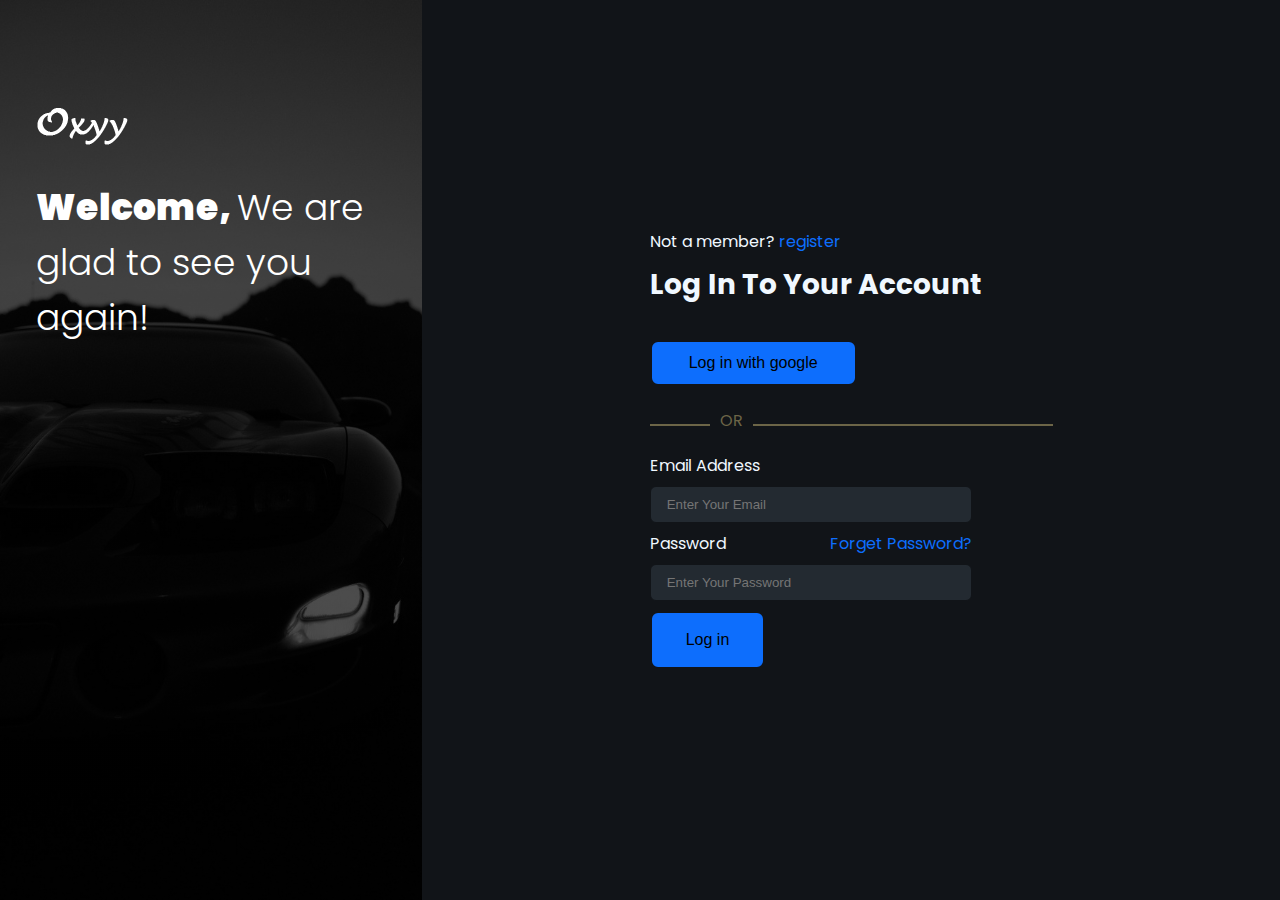
<file: index.html>
<!DOCTYPE html>
<html lang="en">
<head>
    <meta charset="UTF-8">
    <meta http-equiv="X-UA-Compatible" content="IE=edge">
    <meta name="viewport" content="width=device-width, initial-scale=1.0">
    <link rel="stylesheet" href="style.css">
    <link href="https://fonts.googleapis.com/css2?family=Poppins&display=swap" rel="stylesheet">

    <title>Login 1</title>
</head>
<body>
    <div class="container">
        <div class="hero-img">
            <div class="logo"><img src="img/logo-2-light.png"></div>
            <div class="text">
                <h1><span>Welcome, </span>We are <br>glad to see you again!</h1>
            </div>
        </div>
        <div class="right">
            <p class="p1">Not a member? <a href="#">register</a></p>
            <h3>Log In To Your Account</h3>
            <button class="button1">Log in with google</button>
            <div class="hr">
                <p class="p2"><hr class="hr1"> OR <hr class="hr2"></p>
            </div>
            <form>
                <label for="Email">Email Address</label>
                <input type="text" id="Email" placeholder="Enter Your Email">

                <label for="password">Password <a href="#">Forget Password?</a></label>
                <input type="password" id="password" placeholder="Enter Your Password">

                <button class="button2">Log in</button>
                
            </form>
        </div>
    </div>
</body>
</html>
</file>
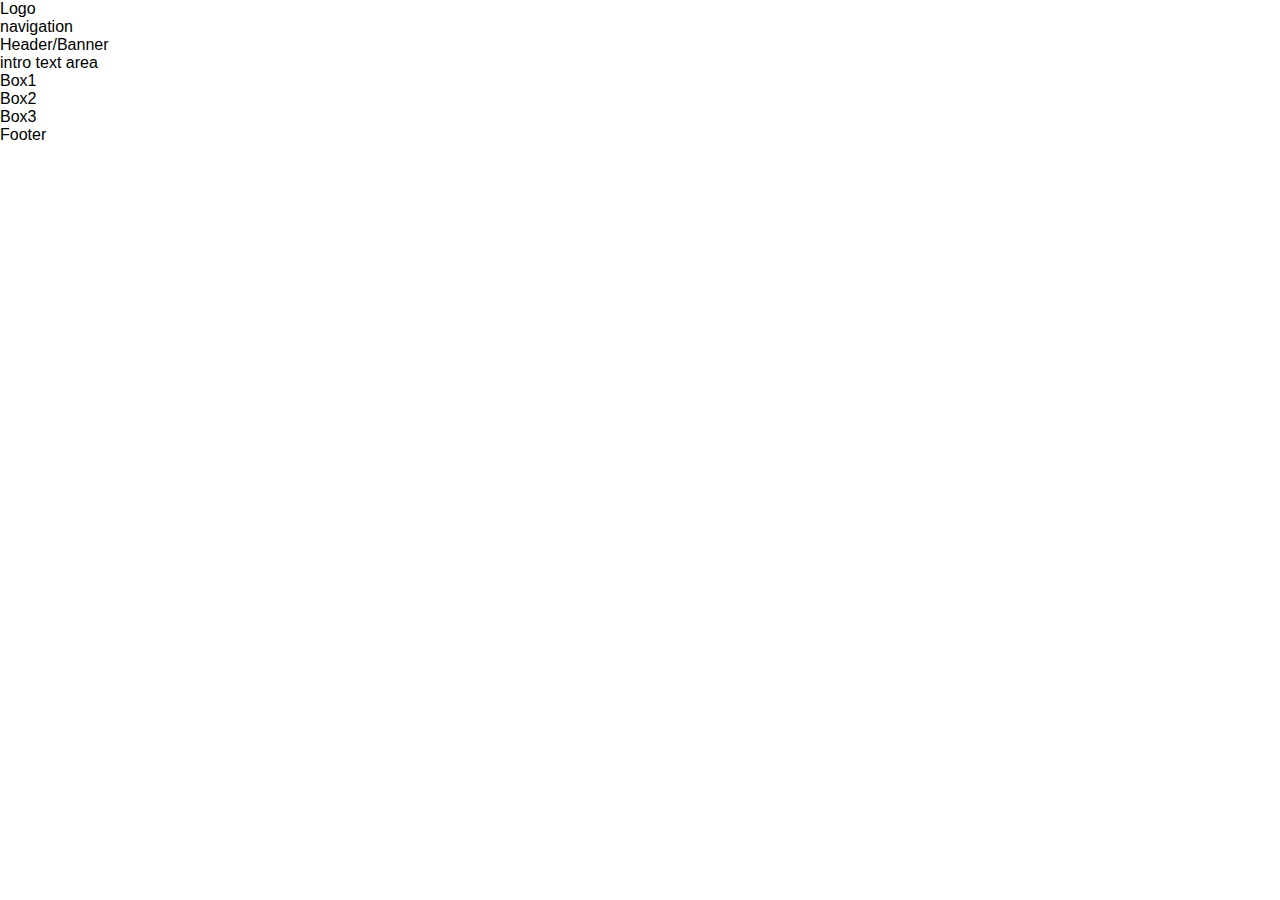
<file: layout1.html>
<!DOCTYPE html>
<html lang="en">
<head>
    <meta charset="UTF-8">
    <meta http-equiv="X-UA-Compatible" content="IE=edge">
    <meta name="viewport" content="width=device-width, initial-scale=1.0">
    <link href="style.css" rel="stylesheet">
    <title>layout css</title>
</head>
<body>

    <header>
        <div class="nav">
            <div>Logo</div>
            <nav>navigation</nav>
        </div>
        <div class="header">Header/Banner</div>
        <div class="intro">intro text area</div>
    </header>
    <section class="contant">
        <div class="box1">Box1</div>
        <div class="box1">Box2</div>
        <div class="box1">Box3</div>
    </section>
    <footer>Footer</footer>


</body>
</html>
</file>
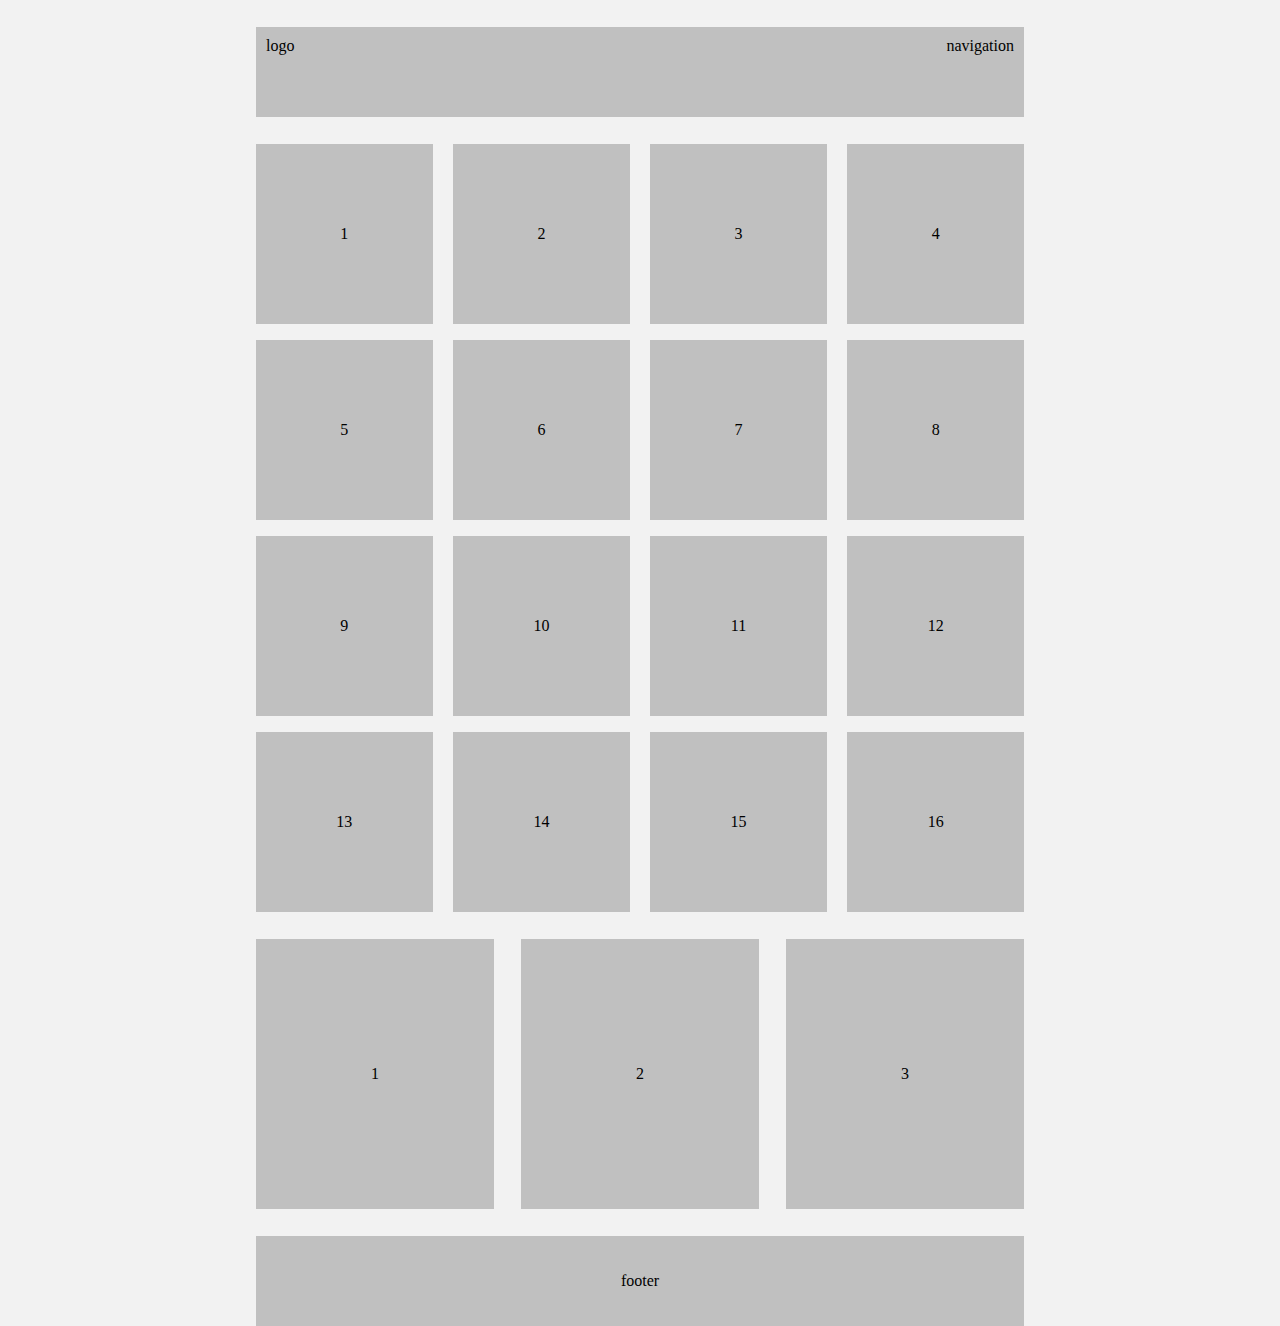
<file: layout2.html>
<!DOCTYPE html>
<html lang="en">
<head>
    <meta charset="UTF-8">
    <meta http-equiv="X-UA-Compatible" content="IE=edge">
    <meta name="viewport" content="width=device-width, initial-scale=1.0">
    <link rel="stylesheet" href="style2.css">
    <title>layoutcss</title>
</head>
<body>
    <header>
        <div class="logo">logo</div>
        <nav class="navigation">navigation</nav>
    </header>
    <section class="squars">
        <div>1</div>
        <div>2</div>
        <div>3</div>
        <div>4</div>
        <div>5</div>
        <div>6</div>
        <div>7</div>
        <div>8</div>
        <div>9</div>
        <div>10</div>
        <div>11</div>
        <div>12</div>
        <div>13</div>
        <div>14</div>
        <div>15</div>
        <div>16</div>
    </section>
    <section class="section2">
        <div>1</div>
        <div>2</div>
        <div>3</div>
    </section>
    <footer>
        <p>footer</p>
    </footer>
</body>
</html>
</file>
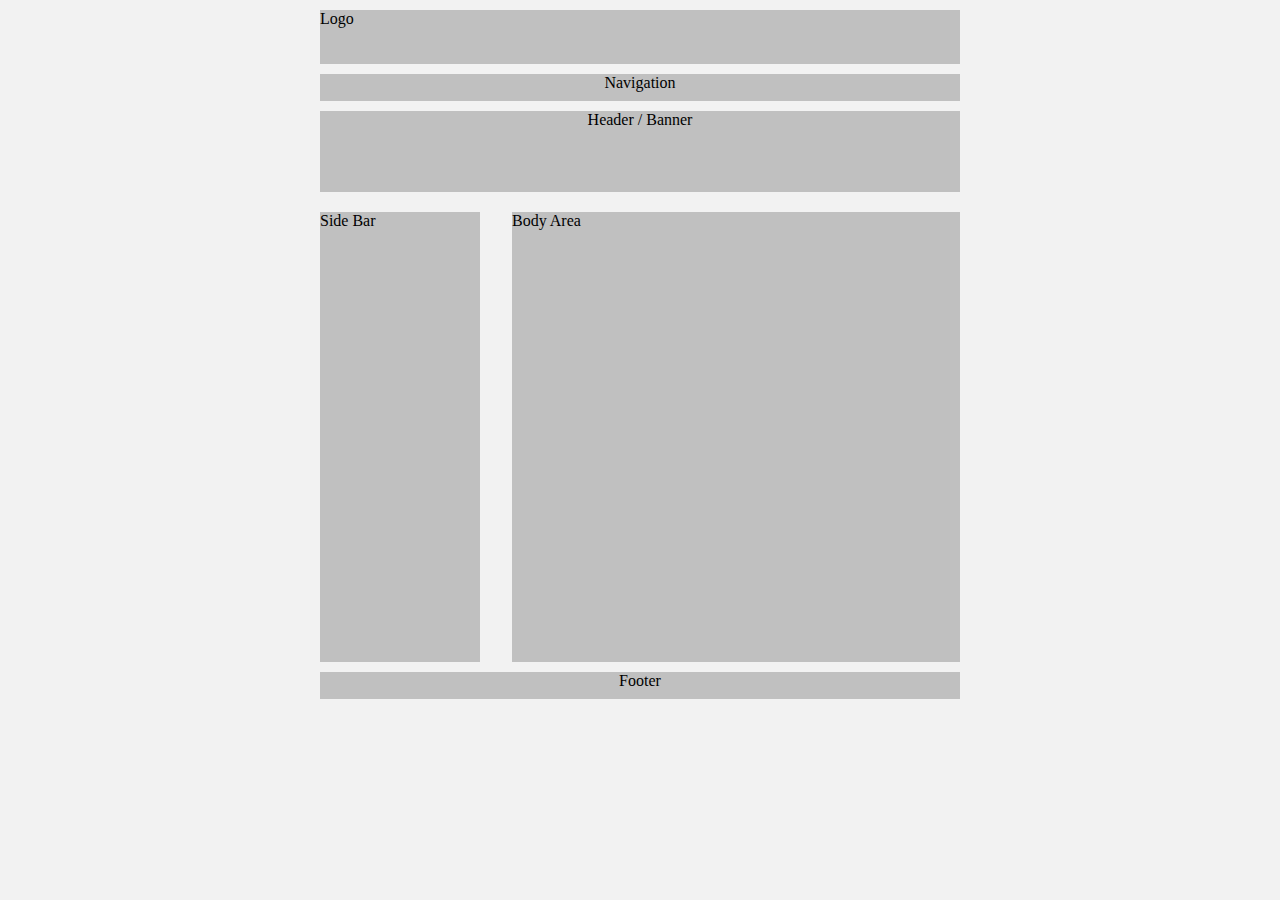
<file: layout3.html>
<!DOCTYPE html>
<html lang="en">
<head>
    <meta charset="UTF-8">
    <meta http-equiv="X-UA-Compatible" content="IE=edge">
    <meta name="viewport" content="width=device-width, initial-scale=1.0">
    <link rel="stylesheet" href="style3.css">
    <title>layout3</title>
</head>
<body>
    <header>
        <div class="logo">Logo</div>
        <div class="navigation">Navigation</div>
        <div class="header_banner">Header / Banner</div>
    </header>
    <div class="container">
        <aside>
            <p>Side Bar</p>
        </aside>
        <section>
        <p>Body Area</p>
        </section>
    </div>
    <footer>
        <p>Footer</p>
    </footer>
</body>
</html>
</file>
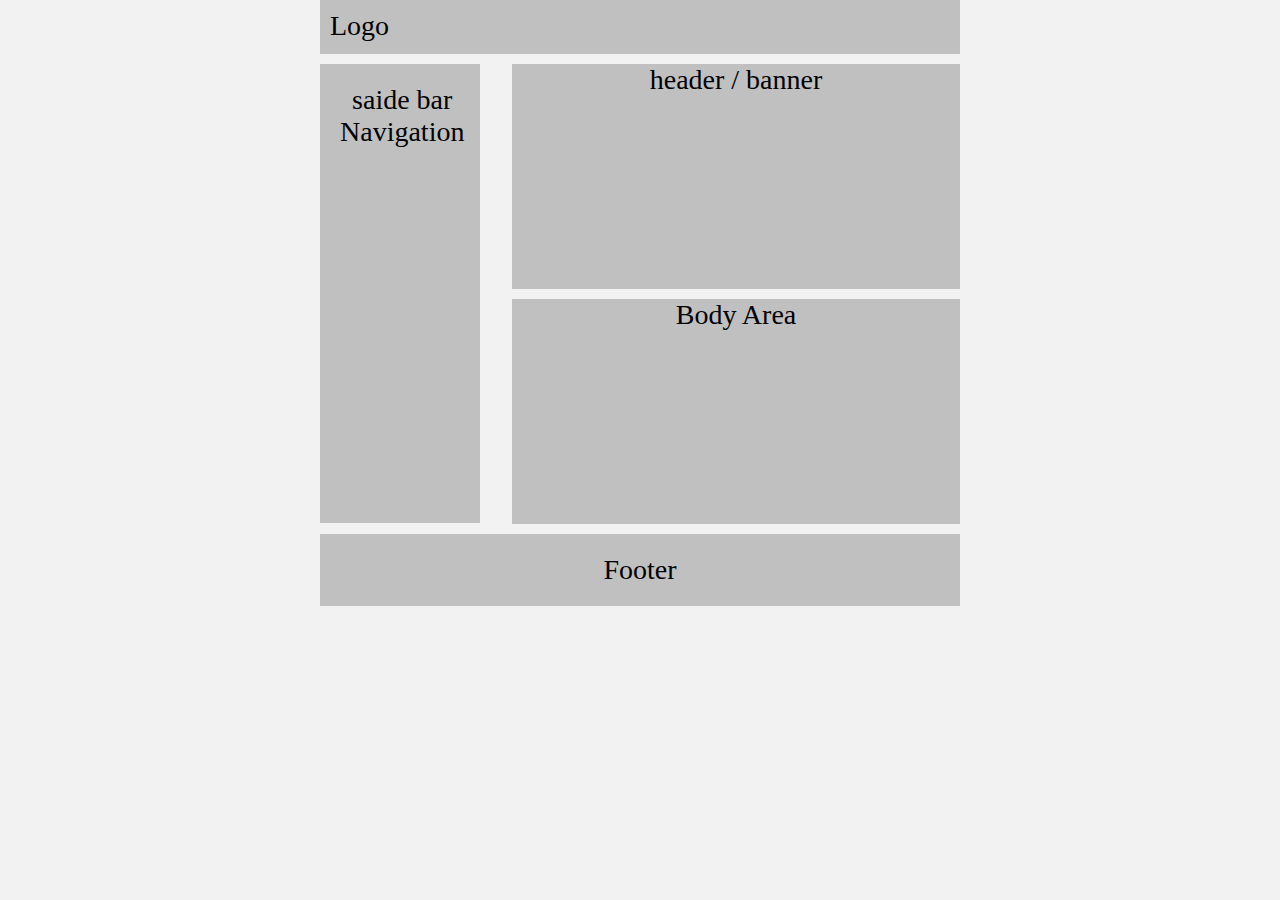
<file: layout4.html>
<!DOCTYPE html>
<html lang="en">
<head>
    <meta charset="UTF-8">
    <meta http-equiv="X-UA-Compatible" content="IE=edge">
    <meta name="viewport" content="width=device-width, initial-scale=1.0">
    <link rel="stylesheet" href="style4.css">
    <title>Document</title>
</head>
<body>
    <div class="logo">Logo</div>
    <div class="container">
        <aside class="sidebar">
            <p>saide bar</p>
            <p>Navigation</p>
            
        </aside>
        <div class="hero">
            <header class="header">
                <p>header / banner</p>
            </header>
            <section>
                <p class="body">Body Area</p>
            </section>
        </div>
    </div>
    <footer>
        <p>Footer</p>
    </footer>
</body>
</html>
</file>
<file: style.css>
/*
    background-color    #111418
    button-color        #0d6efd
    input-color         #232a31
    text                #304f72
    hr                  #6C757D
*/

*{
    margin: 0;
    padding: 0;
    box-sizing: border-box;
}

body{
    padding: 0;
    font-family: "Poppins", sans-serif;
    font-size: 16px;
}

.container{
    width: 100%;
    display: flex;
    flex-direction: row;
    justify-content: space-between;
    flex-wrap: wrap;
}

.hero-img{
    background: linear-gradient(rgba(0,0,0,0.7),rgba(0,0,0,0.7),rgba(0,0,0,0.7)), url(./img/back.jpg);
    background-repeat: no-repeat ;
    background-size: cover;
    background-color: #cccccc;
    height: 100vh;
    color: #ffffff;
    width: 33%;
    position: relative;
}
.text{
    position:absolute;
    top: 20vh;
    margin-left: 36px;
}
.logo{
    position: absolute;
    top: 12vh;
    margin-left: 36px;
}
h1{
    font-size: 2.25rem;
    font-weight: 300;
}
h1 span{
    font-weight: 1000;
}
.right {
    background-color: #111418;
    color: aliceblue;
    width: 67%;
    display:flex;
    flex-direction: column;
    flex-wrap: wrap;
    align-content: center;
    justify-content: center;
    align-items: flex-start;
}
.hr{
    display: flex;
    flex-direction: row;
    flex-wrap: wrap;
    align-items: baseline;
    color: #6c6547;
    margin-bottom: 20px;
    margin-top: 20px;
}
.hr1{
    width: 60px;
    border: 1px solid #6c6547;
    margin-right: 10px;
}
.hr2{
    width: 300px;
    border: 1px solid #6c6547;
    margin-left: 10px;
}
form{
    display:flex;
    flex-direction: column;
    flex-wrap: wrap;
    align-items: flex-start;
}

h3{
    padding-bottom: 32px;
    font-size: 28px;
}
.p1{
    margin-bottom: 10px;

}
input{
    padding: 10px 16px;
    background-color: #232a31;
    border-radius: 6px;
    width: 100%;
    margin: 8px 0;
    display: inline-block;
    border: 1px solid #111418;
    box-sizing: border-box;
    transition-duration: 0.4s;

}

input:hover{
    background-color: #0053cf;
    color: white;}

.button1{
    padding: 10px 35px;
    text-align: center;
    text-decoration: none;
    display: inline-block;
    font-size: 16px;
    margin: 4px 2px;
    transition-duration: 0.4s;
    cursor: pointer;
    background-color: #0d6efd;
    color: black;
    border: 2px solid #0d6efd;
    border-radius: 6px;
}

.button1:hover {
    background-color: #0053cf;
    color: white;
}
.button2{
    padding: 16px 32px;
    text-align: center;
    text-decoration: none;
    display: inline-block;
    font-size: 16px;
    margin: 4px 2px;
    transition-duration: 0.4s;
    cursor: pointer;
    background-color: #0d6efd;
    color: black;
    border: 2px solid #0d6efd;
    border-radius: 6px;
}

.button2:hover {
    background-color: #0053cf;
    color: white;
}
a{
    text-decoration: none;
    color: #0d6efd;
}  

form a {
    margin-left: 100px;
}
</file>
<file: style2.css>
/*
background-color     #f2f2f2
contant-color        #c0c0c0
*/

*{
    margin: 0;
    padding: 0;
    box-sizing: border-box;

}

body{
    width: 60%;
    margin: auto;
    text-align: center;
    background-color: #f2f2f2;
    padding-top: 3vh;
}

header{
    width: 100%;
    background-color: #c0c0c0;
    padding: 10px;
    display: flex;
    flex-direction: row;
    flex-wrap: wrap;
    justify-content: space-between;
    height: 10vh;

}

.squars{
    width: 100%;
    background-color: #f2f2f2;
    display: flex;
    flex-direction: row;
    flex-wrap: wrap;
    justify-content: space-between;
    gap: 1rem;
    padding-top: 3vh;
}

.squars div {
    width: 23%;
    height: 20vh;
    background-color: #c0c0c0;
    display: flex;
    flex-direction: row;
    flex-wrap: wrap;
    justify-content: center;
    align-content: space-around;
}

.section2{
    width: 100%;
    background-color: #f2f2f2;
    display: flex;
    flex-wrap: wrap;
    justify-content: space-between;
    padding-top: 3vh;
    padding-bottom: 3vh;
}
.section2 div {
    width: 31%;
    background-color: #c0c0c0;
    height: 30vh;
    display: flex;
    flex-direction: row;
    flex-wrap: wrap;
    justify-content: center;
    align-content: space-around;
}

footer {
    background-color: #c0c0c0;
    width: 100%;
    height: 10vh;
    display: flex;
    justify-content: space-around;
    align-items: center;
}
</file>
<file: style3.css>
/*
background-color     #f2f2f2
contant-color        #c0c0c0
*/

*{
    margin: 0;
    padding: 0;
    box-sizing: border-box;
}

body{
    width: 50%;
    margin: auto;
    text-align: center;
    background-color: #f2f2f2;
}

header{
    width: 100%;
    background-color: #f2f2f2;
    display: flex;
    flex-wrap: wrap;
    flex-direction: column;
    align-content: center;
    justify-content: space-evenly;
    align-items: center;
    padding-bottom: 10px;
    padding-top: 10px;
}

.logo{
    background-color: #c0c0c0;
    width: 100%;
    height: 6vh;
    display: flex;
    gap: 1rem;
    margin-bottom: 10px;
    
}

.navigation{
    background-color: #c0c0c0;
    width: 100%;
    height: 3vh;
    margin-bottom: 10px;
}

.header_banner{
    background-color: #c0c0c0;
    width: 100%;
    height: 9vh;
    margin-bottom: 10px;

}

.container {
    width: 100%;
    background-color: #f2f2f2;
    display: flex;
    justify-content: space-between;
    flex-wrap: wrap;
    flex-direction: row;}

section{
        width: 70%;
        background-color: #c0c0c0;
        height: 50vh;
        display: flex;

}

aside{
    width: 25%;
    background-color: #c0c0c0;
    height: 50vh;
    display: flex;
}

footer{
    background-color: #c0c0c0;
    width: 100%;
    height: 3vh;
    margin-top: 10px;
}
</file>
<file: style4.css>
*{
    margin: 0;
    padding: 0;
    box-sizing: border-box;
}

body{
    margin: auto;
    width: 50%;
    text-align: center;
    background-color: #f2f2f2;
    font-size: 28px;
}

.container{
    width: 100%;
    background-color: #f2f2f2;
    display: flex;
    flex-direction: row;
    flex-wrap: wrap;
    justify-content: space-between;
    /* gap: -1rem; */
}

.logo{
    width: 100%;
    background-color: #c0c0c0;
    height: 6vh;
    margin-bottom: 10px;
    display: flex;
    padding: 10px;

}

.sidebar {
    padding: 20px;
    width: 25%;
    background-color: #c0c0c0;
    height: 51vh;
    display: flex;
    flex-direction: column;
    flex-wrap: wrap;
    align-content: flex-start;
}

.hero{
    width: 70%;
    background-color: #f2f2f2;
    margin-bottom: 10px;
    display: flex;
    flex-direction: column;
    flex-wrap: wrap;
    justify-content: space-between;
    gap: 10px;
}

.header{
    background-color: #c0c0c0;
    height: 25vh;
}

.body{
    background-color: #c0c0c0;
    height: 25vh;
}
footer{
    background-color: #c0c0c0;
    padding: 20px;
}
</file>
